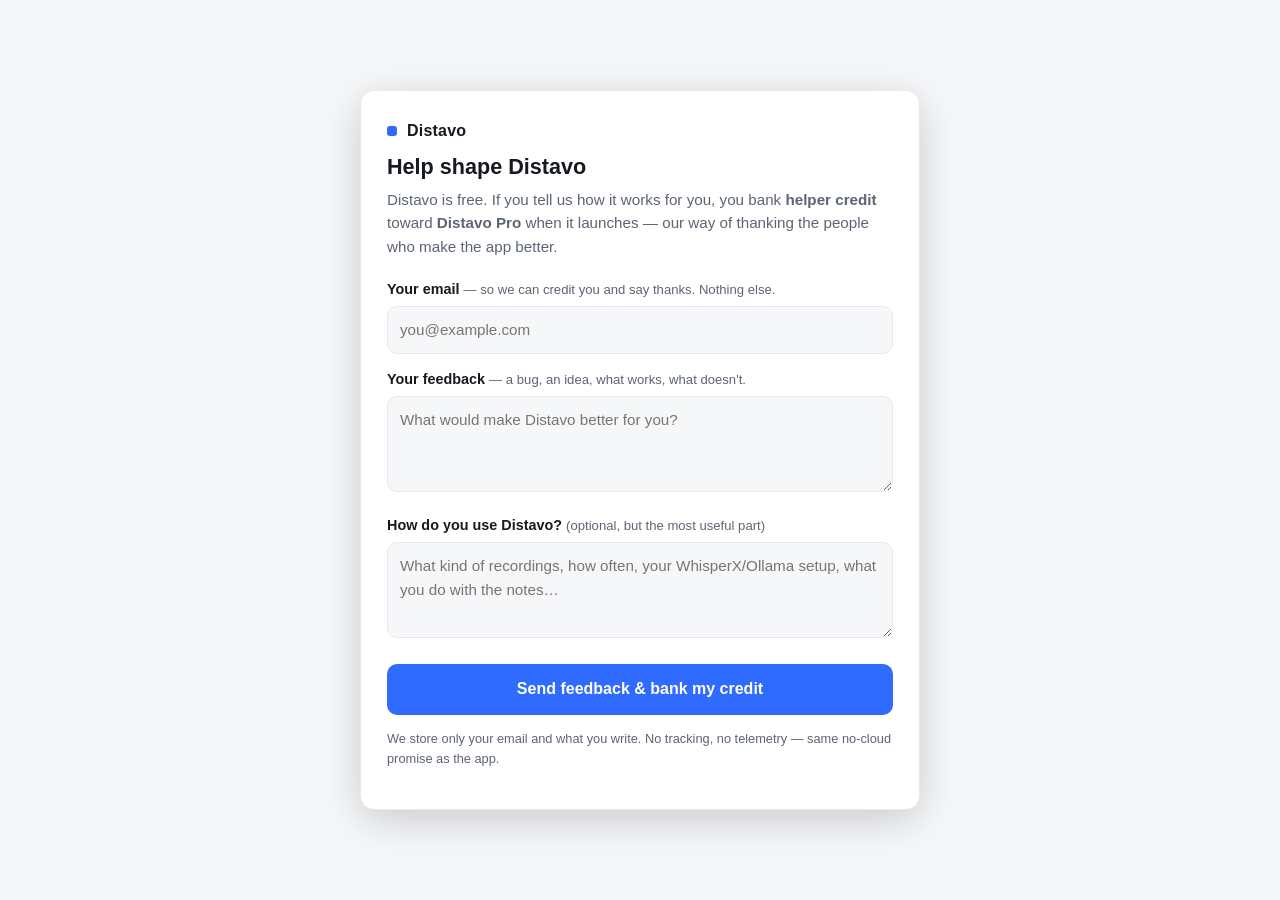
<file: ops/site/feedback/index.html>
<!DOCTYPE html>
<html lang="en">
<head>
<meta charset="utf-8">
<meta name="viewport" content="width=device-width, initial-scale=1">
<title>Help shape Distavo</title>
<meta name="robots" content="noindex">
<meta name="description" content="Tell us how you use Distavo. Every useful note banks helper credit toward Distavo Pro.">
<link rel="icon" href="/favicon.ico" sizes="32x32">
<link rel="icon" href="/assets/favicon.svg" type="image/svg+xml">
<style>
  :root{
    --bg:#0f1115; --panel:#171a21; --ink:#e9ecf1; --muted:#9aa3b2;
    --line:#262b35; --accent:#5b8cff; --accent-ink:#0b1020; --ok:#3ecf8e; --err:#ff6b6b;
    --radius:14px; --maxw:560px;
  }
  @media (prefers-color-scheme: light){
    :root{ --bg:#f6f7f9; --panel:#fff; --ink:#161a20; --muted:#5c6573;
           --line:#e6e9ee; --accent:#2f6bff; --accent-ink:#fff; }
  }
  *{box-sizing:border-box}
  body{margin:0;background:var(--bg);color:var(--ink);
    font:16px/1.55 -apple-system,BlinkMacSystemFont,"Segoe UI",Roboto,Helvetica,Arial,sans-serif;
    display:flex;min-height:100vh;align-items:center;justify-content:center;padding:24px}
  .card{width:100%;max-width:var(--maxw);background:var(--panel);border:1px solid var(--line);
    border-radius:var(--radius);padding:28px 26px;box-shadow:0 10px 40px rgba(0,0,0,.18)}
  .brand{display:flex;align-items:center;gap:10px;font-weight:700;letter-spacing:.2px;margin-bottom:6px}
  .brand .dot{width:10px;height:10px;border-radius:3px;background:var(--accent);display:inline-block}
  h1{font-size:1.35rem;margin:.2rem 0 .3rem}
  p.sub{color:var(--muted);margin:.2rem 0 1.2rem;font-size:.95rem}
  label{display:block;font-weight:600;font-size:.9rem;margin:14px 0 6px}
  .hint{color:var(--muted);font-weight:400;font-size:.82rem}
  input,textarea{width:100%;background:var(--bg);color:var(--ink);border:1px solid var(--line);
    border-radius:10px;padding:11px 12px;font:inherit;font-size:.95rem;transition:border-color .15s}
  input:focus,textarea:focus{outline:none;border-color:var(--accent)}
  textarea{resize:vertical;min-height:96px}
  .hp{position:absolute;left:-9999px;width:1px;height:1px;overflow:hidden}
  button{margin-top:18px;width:100%;background:var(--accent);color:var(--accent-ink);border:0;
    border-radius:10px;padding:13px 16px;font:inherit;font-weight:700;cursor:pointer;transition:filter .15s}
  button:hover{filter:brightness(1.06)} button:disabled{opacity:.6;cursor:default}
  .note{color:var(--muted);font-size:.8rem;margin-top:14px}
  .msg{margin-top:14px;font-size:.92rem;display:none}
  .msg.ok{color:var(--ok);display:block} .msg.err{color:var(--err);display:block}
  .done{display:none;text-align:center;padding:8px 0}
  .done h2{font-size:1.25rem;margin:.4rem 0} .done p{color:var(--muted)}
  .badge{display:inline-block;background:rgba(91,140,255,.14);color:var(--accent);
    border:1px solid var(--line);border-radius:999px;padding:4px 12px;font-size:.82rem;font-weight:600;margin-top:8px}
</style>
</head>
<body>
  <main class="card">
    <div id="form-view">
      <div class="brand"><span class="dot"></span>Distavo</div>
      <h1>Help shape Distavo</h1>
      <p class="sub">Distavo is free. If you tell us how it works for you, you bank
        <strong>helper credit</strong> toward <strong>Distavo Pro</strong> when it launches —
        our way of thanking the people who make the app better.</p>

      <form id="f" novalidate>
        <label for="email">Your email
          <span class="hint">— so we can credit you and say thanks. Nothing else.</span></label>
        <input id="email" name="email" type="email" autocomplete="email" required placeholder="you@example.com">

        <label for="body">Your feedback
          <span class="hint">— a bug, an idea, what works, what doesn't.</span></label>
        <textarea id="body" name="body" required placeholder="What would make Distavo better for you?"></textarea>

        <label for="usage">How do you use Distavo? <span class="hint">(optional, but the most useful part)</span></label>
        <textarea id="usage" name="usage" placeholder="What kind of recordings, how often, your WhisperX/Ollama setup, what you do with the notes…"></textarea>

        <!-- honeypot: bots fill this, humans never see it -->
        <div class="hp" aria-hidden="true">
          <label>Leave this empty<input id="company" name="company" tabindex="-1" autocomplete="off"></label>
        </div>

        <button id="submit" type="submit">Send feedback &amp; bank my credit</button>
        <div id="msg" class="msg"></div>
        <p class="note">We store only your email and what you write. No tracking, no telemetry —
          same no-cloud promise as the app.</p>
      </form>
    </div>

    <div id="done-view" class="done">
      <div class="brand" style="justify-content:center"><span class="dot"></span>Distavo</div>
      <h2>Thank you 🙏</h2>
      <p>Your feedback is in — genuinely appreciated. We're folding it into Distavo.</p>
      <span class="badge">Helper credit banked toward Distavo Pro</span>
      <p style="margin-top:18px">Know someone who'd like a private, local meeting-notes app?
        Sending them our way is the biggest help of all.</p>
    </div>
  </main>

<script>
  // ── Set this to your n8n webhook once created (Deploy checklist step 3). ──
  const FEEDBACK_WEBHOOK = "https://n8n.joanmarcriera.es/webhook/distavo-feedback";
  const PRODUCT_KEY = "distavo";

  const f = document.getElementById('f');
  const btn = document.getElementById('submit');
  const msg = document.getElementById('msg');
  const show = (t, ok=false) => { msg.textContent = t; msg.className = 'msg ' + (ok?'ok':'err'); };

  f.addEventListener('submit', async (e) => {
    e.preventDefault();
    msg.className = 'msg';
    const email = document.getElementById('email').value.trim();
    const body  = document.getElementById('body').value.trim();
    const usage = document.getElementById('usage').value.trim();
    const honeypot = document.getElementById('company').value;

    if (!email || !/^[^@\s]+@[^@\s]+\.[^@\s]+$/.test(email)) return show('Please enter a valid email.');
    if (body.length < 10) return show('A little more detail helps — at least a sentence.');

    btn.disabled = true; btn.textContent = 'Sending…';
    try {
      const res = await fetch(FEEDBACK_WEBHOOK, {
        method: 'POST',
        headers: { 'Content-Type': 'application/json' },
        body: JSON.stringify({ email, body, usage, honeypot, productKey: PRODUCT_KEY,
                               source: 'web', ts: new Date().toISOString() })
      });
      if (!res.ok) throw new Error('HTTP ' + res.status);
      document.getElementById('form-view').style.display = 'none';
      document.getElementById('done-view').style.display = 'block';
    } catch (err) {
      btn.disabled = false; btn.textContent = 'Send feedback & bank my credit';
      show('Something went wrong sending that — please try again, or email feedback@distavo.com.');
    }
  });
</script>
</body>
</html>
</file>
